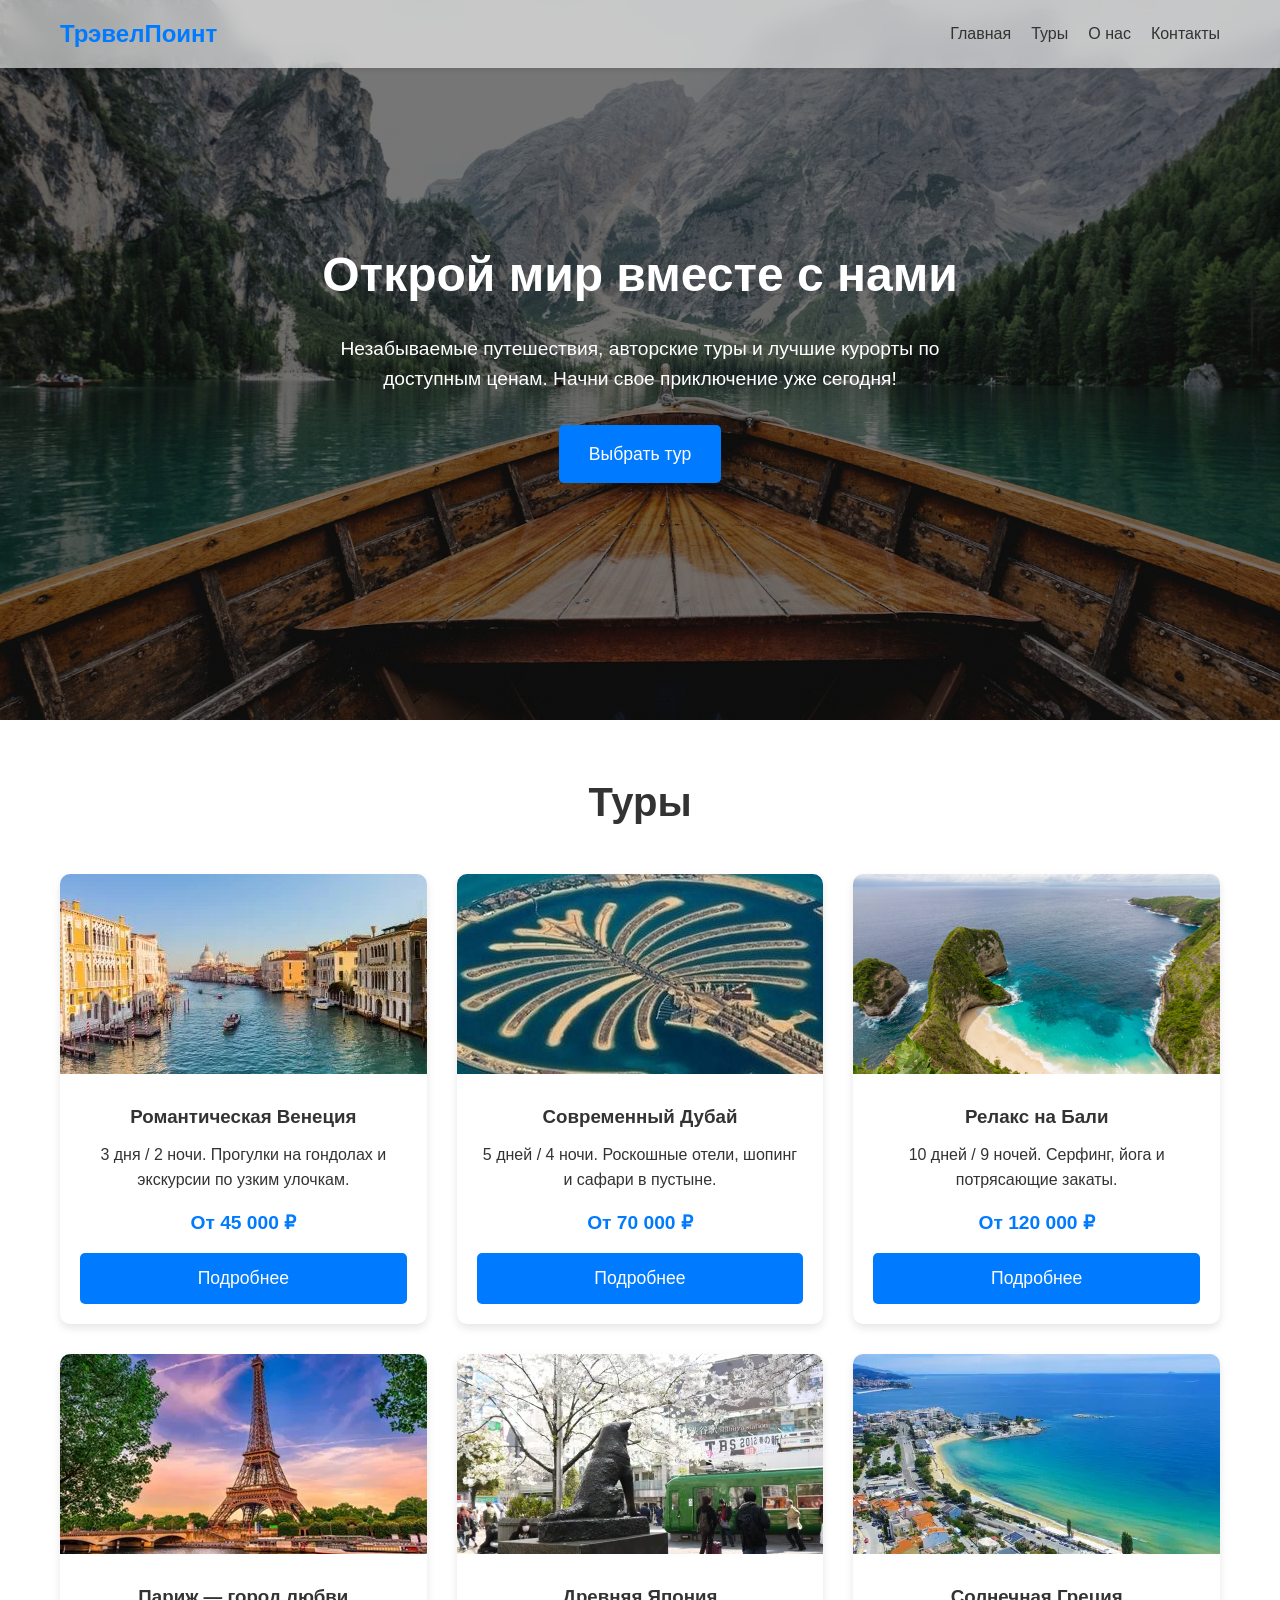
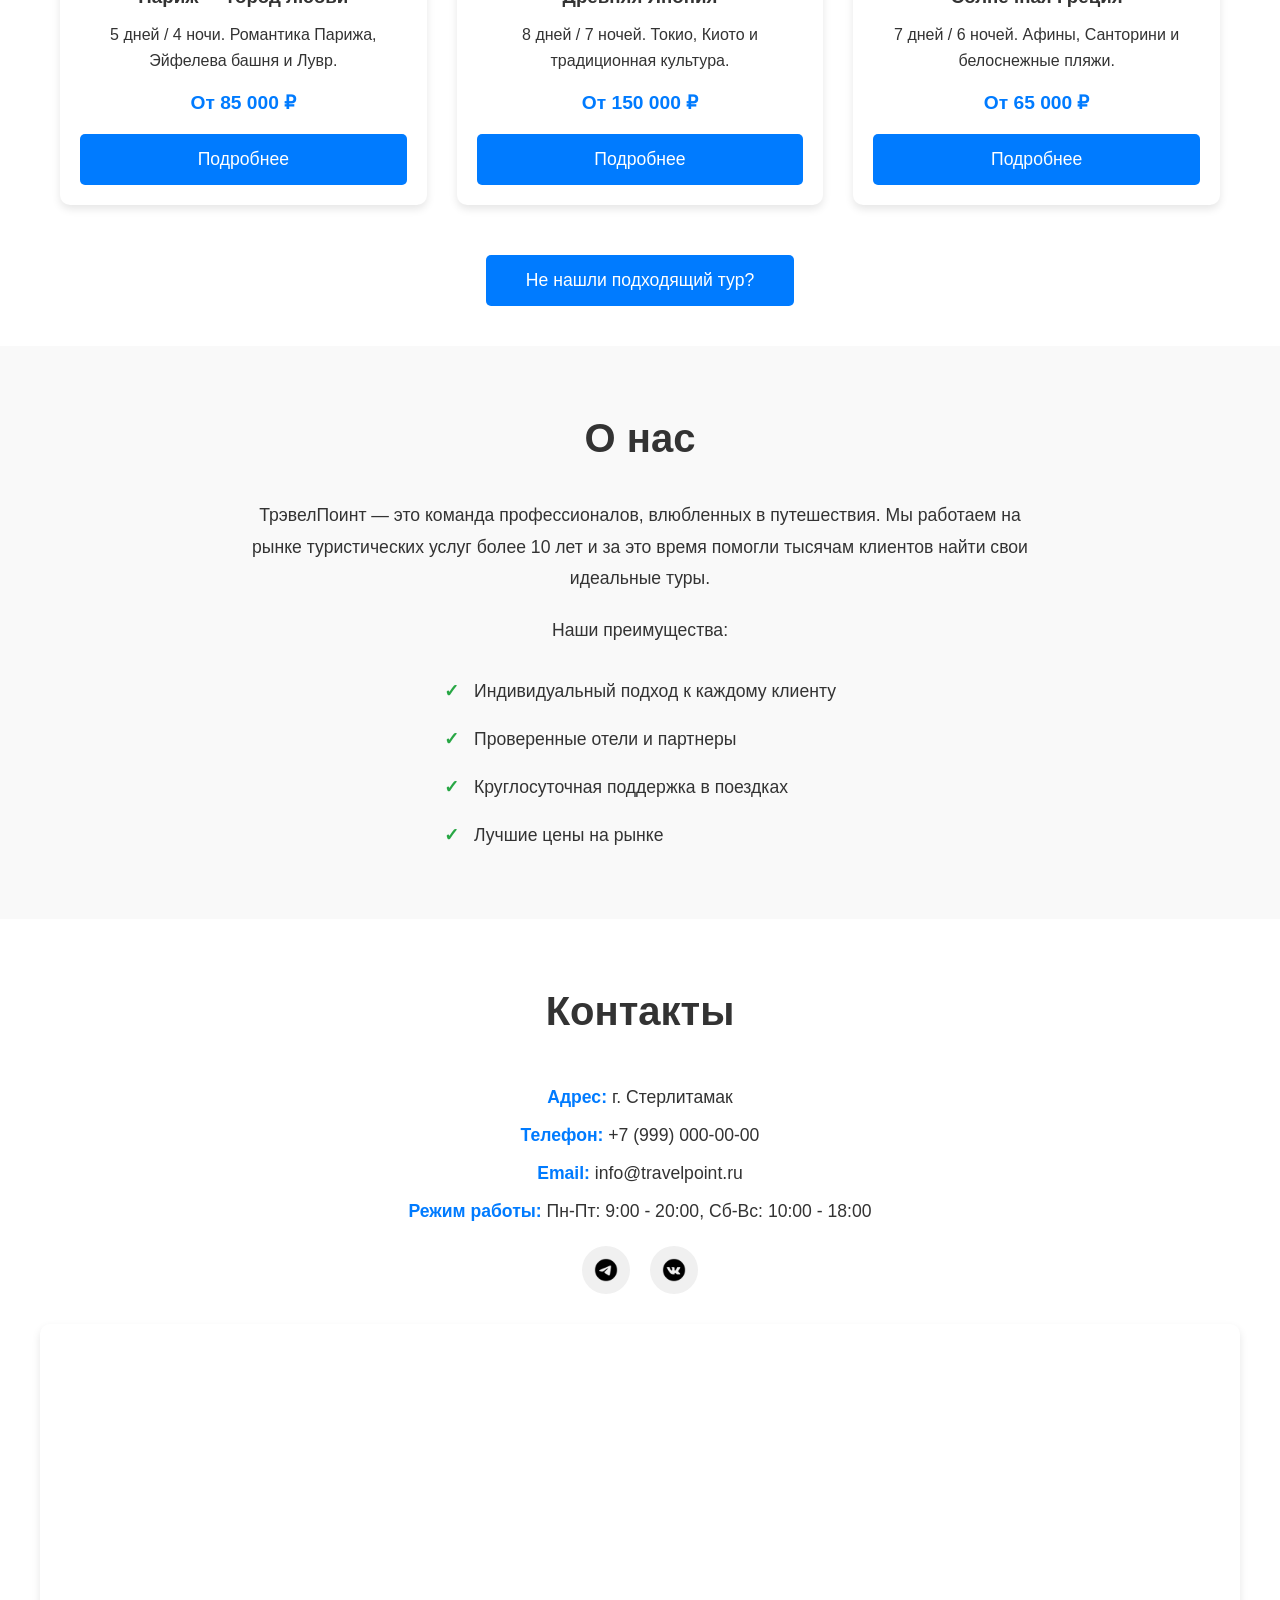
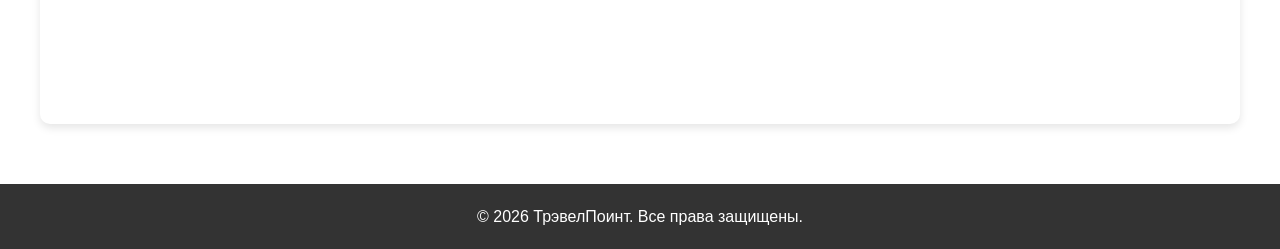
<file: index.html>
<!DOCTYPE html>
<html lang="ru">

<head>
    <meta charset="UTF-8">
    <meta name="viewport" content="width=device-width, initial-scale=1.0">
    <title>ТрэвелПоинт</title>
    <link rel="stylesheet" href="assets/css/style.css">
</head>

<body>
    <!--меню сайта -->
    <header>
        <div class="nav-container">
            <div class="logo">ТрэвелПоинт</div>
            <div class="menu-toggle" id="mobile-menu">☰</div>
            <ul class="nav-links" id="nav-links">
                <li><a href="#home">Главная</a></li>
                <li><a href="#tours">Туры</a></li>
                <li><a href="#about">О нас</a></li>
                <li><a href="#contacts">Контакты</a></li>
            </ul>
        </div>
    </header>
    <main>
        <!--баннер -->
        <section id="home" class="hero">
            <h1>Открой мир вместе с нами</h1>
            <p>Незабываемые путешествия, авторские туры и лучшие курорты
                по доступным ценам. Начни свое приключение уже
                сегодня!</p>
            <a href="#tours" class="btn">Выбрать тур</a>
        </section>

        <!--секция с карточками туров -->
        <section id="tours" class="tours">
            <h2>Туры</h2>
            <div class="tours-grid">
                <div class="tour-card" data-tour="Романтическая Венеция" data-price="45 000 ₽"
                    data-duration="3 дня / 2 ночи" data-description="Прогулки на гондолах и экскурсии по узким улочкам."
                    data-features="• Экскурсия по каналам Венеции|• Посещение площади Святого Марка|•
                    Прогулка на гондоле|• Дегустация итальянской кухни"
                    data-images="assets/img/tours/Venice/1.jpg,assets/img/tours/Venice/2.jpg,assets/img/tours/Venice/3.jpg,assets/img/tours/Venice/4.jpg,assets/img/tours/Venice/5.jpg">
                    <img src="assets/img/tours/Venice/venice.jpg" alt="Венеция" class="tour-img">
                    <div class="tour-info">
                        <h3>Романтическая Венеция</h3>
                        <p>3 дня / 2 ночи. Прогулки на гондолах и экскурсии по узким улочкам.</p>
                        <div class="tour-price">От 45 000 ₽</div>
                        <button class="btn tour-details-btn">Подробнее</button>
                    </div>
                </div>
                <div class="tour-card" data-tour="Современный Дубай" data-price="70 000 ₽"
                    data-duration="5 дней / 4 ночи" data-description="Роскошные отели, шопинг и сафари в пустыне."
                    data-features="• Сафари в пустыне на джипах|• Посещение Бурдж-Халифа|•
                    Шопинг в Dubai Mall|• Ужин в традиционном лагере"
                    data-images="assets/img/tours/Dubai/1.jpg,assets/img/tours/Dubai/2.jpg,assets/img/tours/Dubai/3.jpg,assets/img/tours/Dubai/4.jpg,assets/img/tours/Dubai/5.jpg">
                    <img src="assets/img/tours/Dubai/dubai_card.jpg" alt="Дубай" class="tour-img">
                    <div class="tour-info">
                        <h3>Современный Дубай</h3>
                        <p>5 дней / 4 ночи. Роскошные отели, шопинг и сафари в пустыне.</p>
                        <div class="tour-price">От 70 000 ₽</div>
                        <button class="btn tour-details-btn">Подробнее</button>
                    </div>
                </div>
                <div class="tour-card" data-tour="Релакс на Бали" data-price="120 000 ₽"
                    data-duration="10 дней / 9 ночей" data-description="Серфинг, йога и потрясающие закаты."
                    data-features="• Уроки серфинга на пляже Кута|• Йога-ретрит в Убуде|•
                    Посещение храмов|• Закат на пляже Джимбаран"
                    data-images="assets/img/tours/Bali/1.jpg,assets/img/tours/Bali/2.jpg,assets/img/tours/Bali/3.jpg,assets/img/tours/Bali/4.jpg,assets/img/tours/Bali/5.jpg">
                    <img src="assets/img/tours/Bali/bali_card.jpg" alt="Бали" class="tour-img">
                    <div class="tour-info">
                        <h3>Релакс на Бали</h3>
                        <p>10 дней / 9 ночей. Серфинг, йога и потрясающие закаты.</p>
                        <div class="tour-price">От 120 000 ₽</div>
                        <button class="btn tour-details-btn">Подробнее</button>
                    </div>
                </div>
                <div class="tour-card" data-tour="Париж — город любви" data-price="85 000 ₽"
                    data-duration="5 дней / 4 ночи" data-description="Романтика Парижа, Эйфелева башня и Лувр."
                    data-features="• Экскурсия по Лувру|• Подъём на Эйфелеву башню|•
                    Прогулка по Сене|• Посещение Монмартра"
                    data-images="assets/img/tours/Paris/1.jpg,assets/img/tours/Paris/2.jpg,assets/img/tours/Paris/3.jpg,assets/img/tours/Paris/4.jpg,assets/img/tours/Paris/5.jpg">
                    <img src="assets/img/tours/Paris/paris_card.jpg" alt="Париж" class="tour-img">
                    <div class="tour-info">
                        <h3>Париж — город любви</h3>
                        <p>5 дней / 4 ночи. Романтика Парижа, Эйфелева башня и Лувр.</p>
                        <div class="tour-price">От 85 000 ₽</div>
                        <button class="btn tour-details-btn">Подробнее</button>
                    </div>
                </div>
                <div class="tour-card" data-tour="Древняя Япония" data-price="150 000 ₽"
                    data-duration="8 дней / 7 ночей" data-description="Токио, Киото и традиционная культура."
                    data-features="• Посещение храмов Киото|• Прогулка по Токио|•
                    Чайная церемония|• Горячие источники онсэн"
                    data-images="assets/img/tours/Japan/1.jpg,assets/img/tours/Japan/2.jpg,assets/img/tours/Japan/3.jpg,assets/img/tours/Japan/4.jpg,assets/img/tours/Japan/5.jpg">
                    <img src="assets/img/tours/Japan/japan_card.jpg" alt="Япония" class="tour-img">
                    <div class="tour-info">
                        <h3>Древняя Япония</h3>
                        <p>8 дней / 7 ночей. Токио, Киото и традиционная культура.</p>
                        <div class="tour-price">От 150 000 ₽</div>
                        <button class="btn tour-details-btn">Подробнее</button>
                    </div>
                </div>
                <div class="tour-card" data-tour="Солнечная Греция" data-price="65 000 ₽"
                    data-duration="7 дней / 6 ночей" data-description="Афины, Санторини и белоснежные пляжи."
                    data-features="• Экскурсия по Акрополю|• Закат на Санторини|•
                    Прогулка на яхте|• Греческая кухня"
                    data-images="assets/img/tours/Greece/1.jpg,assets/img/tours/Greece/2.jpg,assets/img/tours/Greece/3.jpg,assets/img/tours/Greece/4.jpg,assets/img/tours/Greece/5.jpg">
                    <img src="assets/img/tours/Greece/greece_card.jpg" alt="Греция" class="tour-img">
                    <div class="tour-info">
                        <h3>Солнечная Греция</h3>
                        <p>7 дней / 6 ночей. Афины, Санторини и белоснежные пляжи.</p>
                        <div class="tour-price">От 65 000 ₽</div>
                        <button class="btn tour-details-btn">Подробнее</button>
                    </div>
                </div>
            </div>
        </section>

        <button class="btn btn-select-tour" id="btn-select-tour">Не нашли подходящий тур?</button>

        <!--секция О нас -->
        <section id="about" class="about">
            <h2>О нас</h2>
            <div class="about-content">
                <p>ТрэвелПоинт — это команда профессионалов, влюбленных в путешествия. 
                    Мы работаем на рынке туристических услуг более 10 лет и за это 
                    время помогли тысячам клиентов найти свои идеальные туры.</p>
                <p>Наши преимущества:</p>
                <ul>
                    <li>Индивидуальный подход к каждому клиенту</li>
                    <li>Проверенные отели и партнеры</li>
                    <li>Круглосуточная поддержка в поездках</li>
                    <li>Лучшие цены на рынке</li>
                </ul>
            </div>
        </section>

        <!--секция Контакты -->
        <section id="contacts" class="contacts">
            <h2>Контакты</h2>
            <div class="contacts-content">
                <div class="contact-info">
                    <p><strong>Адрес:</strong> г. Стерлитамак</p>
                    <p><strong>Телефон:</strong> +7 (999) 000-00-00</p>
                    <p><strong>Email:</strong> info@travelpoint.ru</p>
                    <p><strong>Режим работы:</strong> Пн-Пт: 9:00 - 20:00, Сб-Вс: 10:00 - 18:00</p>
                    <div class="social-links">
                        <a href="#" target="_blank" class="social-link" aria-label="Telegram">
                            <img src="assets/img/icons/icon_tg.png" alt="Telegram" width="24" height="24">
                        </a>
                        <a href="#" target="_blank" class="social-link" aria-label="ВКонтакте">
                            <img src="assets/img/icons/icon_vk.png" alt="ВКонтакте" width="24" height="24">
                        </a>
                    </div>
                </div>
                <div class="map">
                    <iframe
                        src="https://yandex.ru/map-widget/v1/?um=
                        constructor%3A6314f44ac59083f44292f0ea3d0b2ef62b8686c019bf9ebcc192a0dcf60503ec&amp;source=constructor"
                        width="100%" height="400" frameborder="0"></iframe>
                </div>
            </div>
        </section>


        <!-- Модальное окно с формой -->
        <div class="modal-overlay" id="modal-overlay-select">
            <div class="modal modal-small">
                <button class="modal-close" id="modal-close-select">&times;</button>
                <div class="modal-content modal-content-small">
                    <div class="modal-info modal-info-small">
                        <h2>Подбор тура</h2>
                        <p class="modal-description">Оставьте заявку, и мы подберем для вас идеальный тур!</p>
                        <form action="https://formspree.io/f/mlgpbnyz" method="POST" class="modal-form">
                            <input type="text" name="user_name" placeholder="Ваше имя" required>
                            <input type="tel" name="user_phone" placeholder="Номер телефона" required>
                            <textarea name="user_message"
                                placeholder="Пожелания к туру (страна, даты, бюджет)"></textarea>
                            <button type="submit" class="btn">Отправить заявку</button>
                            <p class="contact-disclaimer">
                                Нажимая кнопку, вы соглашаетесь с обработкой персональных данных.
                            </p>
                        </form>
                    </div>
                </div>
            </div>
        </div>

        <!-- Модальное окно -->
        <div class="modal-overlay" id="modal-overlay">
            <div class="modal">
                <button class="modal-close" id="modal-close">&times;</button>
                <div class="modal-content">
                    <div class="modal-carousel">
                        <button class="carousel-btn carousel-prev" id="carousel-prev">&#10094;</button>
                        <div class="carousel-images">
                            <img src="[data-uri]" alt="" class="modal-img active" id="modal-img-0">
                            <img src="[data-uri]" alt="" class="modal-img" id="modal-img-1">
                            <img src="[data-uri]" alt="" class="modal-img" id="modal-img-2">
                            <img src="[data-uri]" alt="" class="modal-img" id="modal-img-3">
                            <img src="[data-uri]" alt="" class="modal-img" id="modal-img-4">
                        </div>
                        <button class="carousel-btn carousel-next" id="carousel-next">&#10095;</button>
                        <div class="carousel-dots" id="carousel-dots"></div>
                    </div>
                    <div class="modal-info">
                        <h2 id="modal-title"></h2>
                        <p class="modal-duration" id="modal-duration"></p>
                        <p class="modal-description" id="modal-description"></p>
                        <div class="modal-price" id="modal-price"></div>

                        <h3>Включено в тур:</h3>
                        <ul class="modal-features" id="modal-features"></ul>

                        <h3>Выберите дату начала:</h3>
                        <input type="date" id="modal-date" class="modal-date-input">

                        <h3>Оставить заявку:</h3>
                        <form action="https://formspree.io/f/mlgpbnyz" method="POST" class="modal-form">
                            <input type="text" name="user_name" placeholder="Ваше имя" required>
                            <input type="tel" name="user_phone" placeholder="Номер телефона" required>
                            <input type="hidden" name="tour_name" id="modal-tour-hidden">
                            <input type="hidden" name="tour_date" id="modal-date-hidden">
                            <button type="submit" class="btn">Отправить заявку</button>
                            <p class="contact-disclaimer">
                                Нажимая кнопку, вы соглашаетесь с обработкой персональных данных.
                            </p>
                        </form>
                    </div>
                </div>
            </div>
        </div>
    </main>
    <footer>
        <p>&copy; 2026 ТрэвелПоинт. Все права защищены.</p>
    </footer>
    <script src="assets/js/script.js"></script>
</body>

</html>
</file>
<file: assets/css/style.css>
html {
    scroll-behavior: smooth;
}

/* --- сброс стандартных стилей --- */
* {
    margin: 0;
    padding: 0;
    box-sizing: border-box;
    font-family: 'Segoe UI', Tahoma, Geneva, Verdana, sans-serif;
}

body {
    line-height: 1.6;
    color: var(--text-primary);
    background-color: var(--bg-white);
}

:root {
    /* Основные цвета */
    --accent-color: #007BFF;
    --accent-hover: #0056b3;

    /* Текстовые цвета */
    --text-primary: #333;
    --text-secondary: #777;
    --text-light: #666;
    --text-muted: #555;

    /* Фоновые цвета */
    --bg-white: #fff;
    --bg-light: #f9f9f9;
    --bg-gray: #f0f0f0;
    --bg-input: #f5f5f5;
    --bg-placeholder: #ddd;
    --bg-dark: #333;

    /* Цвета для состояний */
    --error-color: #dc3545;
    --error-bg: #fff8f8;
    --success-color: #28a745;

    /* Цвета для оверлеев и теней */
    --overlay-dark: rgba(0, 0, 0, 0.7);
    --overlay-black: rgba(0, 0, 0, 0.5);
    --overlay-black-light: rgba(0, 0, 0, 0.8);
    --shadow-color: rgba(0, 0, 0, 0.1);
    --shadow-dark: rgba(0, 0, 0, 0.3);

    /* Цвета для скроллбара */
    --scrollbar-track: #f1f1f1;
    --scrollbar-thumb: #888;
    --scrollbar-thumb-hover: #555;

    /* Цвета для карусели */
    --carousel-bg: #000;
    --dot-inactive: rgba(255, 255, 255, 0.5);
    --dot-active: #fff;
}

a {
    text-decoration: none;
    color: inherit;
}

/* --- ШАПКА И НАВИГАЦИЯ --- */
header {
    background-color: rgba(255, 255, 255, 0.6);
    backdrop-filter: blur(10px);
    -webkit-backdrop-filter: blur(10px);
    box-shadow: 0 2px 5px rgba(0, 0, 0, 0.1);
    position: fixed;
    width: 100%;
    top: 0;
    z-index: 1000;
}

.nav-container {
    display: flex;
    justify-content: space-between;
    align-items: center;
    max-width: 1200px;
    margin: 0 auto;
    padding: 15px 20px;
}

.logo {
    font-size: 24px;
    font-weight: bold;
    color: var(--accent-color);
}

.nav-links {
    display: flex;
    list-style: none;
    gap: 20px;
}

.nav-links li a:hover {
    color: var(--accent-color);
}

.menu-toggle {
    display: none;
    font-size: 28px;
    cursor: pointer;
}

/* --- баннер --- */
.hero {
    background: linear-gradient(var(--overlay-black), var(--overlay-black)), url('../img/banner.avif') center/cover;
    height: 80vh;
    display: flex;
    flex-direction: column;
    justify-content: center;
    align-items: center;
    text-align: center;
    color: var(--bg-white);
    padding: 0 20px;
}

.hero h1 {
    font-size: 3rem;
    margin-bottom: 20px;
}

.hero p {
    font-size: 1.2rem;
    margin-bottom: 30px;
    max-width: 600px;
}

.btn {
    padding: 15px 30px;
    background-color: var(--accent-color);
    color: var(--bg-white);
    border: none;
    border-radius: 5px;
    font-size: 1.1rem;
    cursor: pointer;
    transition: background 0.3s;
}

.btn:hover {
    background-color: var(--accent-hover);
}

.hero .btn {
    display: inline-block;
    text-align: center;
    cursor: pointer;
}

/* --- СЕКЦИЯ ТУРОВ --- */
.tours {
    max-width: 1200px;
    margin: 50px auto;
    padding: 0 20px;
    text-align: center;
}

.tours h2 {
    font-size: 2.5rem;
    margin-bottom: 40px;
}

.tours-grid {
    display: grid;
    grid-template-columns: repeat(auto-fit, minmax(300px, 1fr));
    gap: 30px;
}

.tour-card {
    background: var(--bg-white);
    border-radius: 10px;
    overflow: hidden;
    box-shadow: 0 4px 8px var(--shadow-color);
    transition: transform 0.3s;
}

.tour-card:hover {
    transform: translateY(-10px);
}

.tour-img {
    width: 100%;
    height: 200px;
    object-fit: cover;
    background-color: var(--bg-placeholder);
    /* Заглушка, если картинка не загрузится */
}

.tour-info {
    padding: 20px;
}

.tour-info h3 {
    margin-bottom: 10px;
}

.tour-price {
    font-size: 1.2rem;
    color: var(--accent-color);
    font-weight: bold;
    margin: 15px 0;
}

/* --- ФОРМА ЗАЯВКИ --- */
.contact {
    background-color: var(--bg-white);
    padding: 60px 20px;
    text-align: center;
}

.contact form {
    max-width: 500px;
    margin: 0 auto;
    display: flex;
    flex-direction: column;
    gap: 15px;
}

.contact input,
.contact textarea {
    padding: 15px;
    border: 1px solid var(--bg-placeholder);
    border-radius: 5px;
    font-size: 1rem;
}

.contact input.error {
    border-color: var(--error-color);
    background-color: var(--error-bg);
}

.contact input.error:focus {
    outline: none;
    border-color: var(--error-color);
    box-shadow: 0 0 0 3px rgba(220, 53, 69, 0.1);
}

.contact textarea {
    resize: vertical;
    min-height: 100px;
}

.contact-description {
    margin-bottom: 20px;
}

.contact-disclaimer {
    font-size: 0.8rem;
    color: var(--text-secondary);
    margin-top: 10px;
}

/* --- КНОПКА ПОДБОРА ТУРА --- */
.btn-select-tour {
    display: block;
    margin: 40px auto;
    padding: 15px 40px;
    background-color: var(--accent-color);
    color: var(--bg-white);
    border: none;
    border-radius: 5px;
    font-size: 1.1rem;
    cursor: pointer;
    transition: background 0.3s;
}

.btn-select-tour:hover {
    background-color: var(--accent-hover);
}

/* --- МОДАЛЬНОЕ ОКНО ПОДБОРА ТУРА --- */
.modal-small {
    max-width: 500px !important;
}

.modal-content-small {
    display: block !important;
    grid-template-columns: none !important;
    height: auto !important;
    max-height: none !important;
}

.modal-info-small {
    padding: 30px 25px !important;
    max-height: none !important;
    overflow: visible !important;
    display: flex !important;
    flex-direction: column !important;
    justify-content: center !important;
    align-items: center !important;
    text-align: center !important;
}

.modal-info-small h2 {
    text-align: center !important;
    margin-bottom: 10px !important;
}

.modal-info-small .modal-description {
    text-align: center !important;
    margin-bottom: 25px !important;
}

.modal-info-small .modal-form {
    margin-top: 0 !important;
    width: 100% !important;
    max-width: 400px !important;
}

.modal-info-small .modal-form textarea {
    resize: none !important;
}

/* --- СЕКЦИЯ О НАС --- */
.about {
    background-color: var(--bg-light);
    padding: 60px 20px;
    text-align: center;
}

.about h2 {
    font-size: 2.5rem;
    margin-bottom: 30px;
}

.about-content {
    max-width: 800px;
    margin: 0 auto;
}

.about-content p {
    font-size: 1.1rem;
    line-height: 1.8;
    margin-bottom: 20px;
}

.about-content ul {
    list-style: none;
    padding: 0;
    text-align: left;
    display: inline-block;
}

.about-content ul li {
    padding: 10px 0;
    font-size: 1.1rem;
    position: relative;
    padding-left: 30px;
}

.about-content ul li::before {
    content: "✓";
    position: absolute;
    left: 0;
    color: var(--success-color);
    font-weight: bold;
}

/* --- СЕКЦИЯ КОНТАКТЫ --- */
.contacts {
    background-color: var(--bg-white);
    padding: 60px 20px;
}

.contacts h2 {
    font-size: 2.5rem;
    text-align: center;
    margin-bottom: 40px;
}

.contacts-content {
    max-width: 1200px;
    margin: 0 auto;
}

.contact-info {
    margin-bottom: 30px;
    text-align: center;
}

.contact-info p {
    font-size: 1.1rem;
    margin: 10px 0;
}

.contact-info strong {
    color: var(--accent-color);
}

.social-links {
    display: flex;
    justify-content: center;
    gap: 20px;
    margin-top: 20px;
}

.social-link {
    display: inline-flex;
    align-items: center;
    justify-content: center;
    width: 48px;
    height: 48px;
    border-radius: 50%;
    background-color: var(--bg-gray);
    transition: all 0.3s;
}

.social-link:hover {
    background-color: var(--accent-color);
    transform: translateY(-3px);
}

.social-link img {
    width: 24px;
    height: 24px;
    object-fit: contain;
}

.map {
    width: 100%;
    border-radius: 10px;
    overflow: hidden;
    box-shadow: 0 4px 8px var(--shadow-color);
}

.map iframe {
    display: block;
}

.tour-card .btn {
    width: 100%;
}

/* --- ПОДВАЛ --- */
footer {
    background-color: var(--bg-dark);
    color: var(--bg-white);
    text-align: center;
    padding: 20px;
    margin-top: auto;
}

/* --- АДАПТАЦИЯ ДЛЯ МОБИЛЬНЫХ УСТРОЙСТВ (Media Queries) --- */
@media (max-width: 768px) {
    .nav-links {
        display: flex;
        flex-direction: column;
        position: absolute;
        top: 100%;
        left: 0;
        width: 100%;
        background-color: rgba(255, 255, 255, 1);
        backdrop-filter: blur(10px);
        -webkit-backdrop-filter: blur(10px);
        box-shadow: 0 4px 5px var(--shadow-color);
        padding: 20px 0;
        text-align: center;
        opacity: 0;
        visibility: hidden;
        transform: translateY(-10px);
        transition: opacity 0.3s ease, transform 0.3s ease, visibility 0.3s;
    }

    .nav-links.active {
        opacity: 1;
        visibility: visible;
        transform: translateY(0);
    }

    .menu-toggle {
        display: block;
    }

    .hero h1 {
        font-size: 2rem;
    }
}

/* --- МОДАЛЬНОЕ ОКНО --- */
.modal-overlay {
    display: none;
    position: fixed;
    top: 0;
    left: 0;
    width: 100%;
    height: 100%;
    background-color: var(--overlay-dark);
    z-index: 2000;
    overflow-y: auto;
    padding: 20px;
}

.modal-overlay.active {
    display: flex;
    justify-content: center;
    align-items: center;
}

.modal {
    background-color: var(--bg-white);
    border-radius: 10px;
    max-width: 1100px;
    width: 100%;
    margin: 0 auto;
    position: relative;
    box-shadow: 0 10px 30px var(--shadow-dark);
    max-height: 90vh;
    overflow: hidden;
}

.modal-close {
    position: absolute;
    top: 15px;
    right: 15px;
    background: none;
    border: none;
    font-size: 32px;
    cursor: pointer;
    color: var(--text-primary);
    z-index: 10;
    transition: color 0.3s;
}

.modal-close:hover {
    color: var(--error-color);
}

.modal-content {
    display: grid;
    grid-template-columns: 1fr 1fr;
    gap: 0;
    height: 90vh;
}

/* --- КАРУСЕЛЬ --- */
.modal-carousel {
    position: relative;
    height: 100%;
    width: 100%;
    background-color: var(--carousel-bg);
    overflow: hidden;
}

.carousel-images {
    width: 100%;
    height: 100%;
    position: relative;
}

.modal-img {
    width: 100%;
    height: 100%;
    object-fit: cover;
    position: absolute;
    top: 0;
    left: 0;
    opacity: 0;
    transition: opacity 0.5s ease;
}

.modal-img.active {
    opacity: 1;
    position: relative;
}

.carousel-btn {
    position: absolute;
    top: 50%;
    transform: translateY(-50%);
    background-color: var(--overlay-black);
    color: var(--bg-white);
    border: none;
    font-size: 24px;
    padding: 10px 15px;
    cursor: pointer;
    z-index: 10;
    transition: background-color 0.3s;
}

.carousel-btn:hover {
    background-color: var(--overlay-black-light);
}

.carousel-prev {
    left: 10px;
}

.carousel-next {
    right: 10px;
}

.carousel-dots {
    position: absolute;
    bottom: 20px;
    left: 50%;
    transform: translateX(-50%);
    display: flex;
    gap: 10px;
    z-index: 10;
}

.carousel-dot {
    width: 12px;
    height: 12px;
    border-radius: 50%;
    background-color: var(--dot-inactive);
    cursor: pointer;
    transition: background-color 0.3s;
}

.carousel-dot.active {
    background-color: var(--dot-active);
}

.modal-info {
    padding: 20px 25px;
    display: flex;
    flex-direction: column;
    gap: 8px;
    max-height: 90vh;
    overflow-y: auto;
}

.modal-info::-webkit-scrollbar {
    width: 6px;
}

.modal-info::-webkit-scrollbar-track {
    background: var(--scrollbar-track);
    border-radius: 3px;
}

.modal-info::-webkit-scrollbar-thumb {
    background: var(--scrollbar-thumb);
    border-radius: 3px;
}

.modal-info::-webkit-scrollbar-thumb:hover {
    background: var(--scrollbar-thumb-hover);
}

.modal-info h2 {
    font-size: 1.5rem;
    color: var(--accent-color);
    margin-bottom: 5px;
}

.modal-duration {
    font-size: 0.9rem;
    color: var(--text-light);
}

.modal-description {
    font-size: 0.9rem;
    line-height: 1.5;
}

.modal-price {
    font-size: 1.2rem;
    color: var(--accent-color);
    font-weight: bold;
}

.modal-info h3 {
    font-size: 0.95rem;
    margin-top: 8px;
    margin-bottom: 5px;
    color: var(--text-primary);
}

.modal-features {
    list-style: none;
    padding-left: 0;
    margin: 0;
}

.modal-features li {
    padding: 3px 0;
    color: var(--text-muted);
    font-size: 0.85rem;
}

.modal-date-input {
    padding: 10px;
    border: 1px solid var(--bg-placeholder);
    border-radius: 5px;
    font-size: 0.9rem;
    width: 100%;
}

.modal-form {
    display: flex;
    flex-direction: column;
    gap: 8px;
    margin-top: 8px;
}

.modal-form input,
.modal-form textarea {
    padding: 10px;
    border: 1px solid var(--bg-placeholder);
    border-radius: 5px;
    font-size: 0.9rem;
}

.modal-form textarea {
    resize: vertical;
    min-height: 60px;
    background-color: var(--bg-input);
}

.modal-form .btn {
    width: 100%;
}

/* Адаптация модального окна */
@media (max-width: 768px) {
    .modal-content {
        grid-template-columns: 1fr;
        height: auto;
        max-height: 90vh;
    }

    .modal-carousel {
        height: 250px;
        border-radius: 10px 10px 0 0;
    }

    .modal {
        margin: 0;
        max-height: 90vh;
    }

    .modal-info {
        padding: 20px;
        overflow-y: auto;
    }

    .modal-info h2 {
        font-size: 1.4rem;
    }
}
</file>
